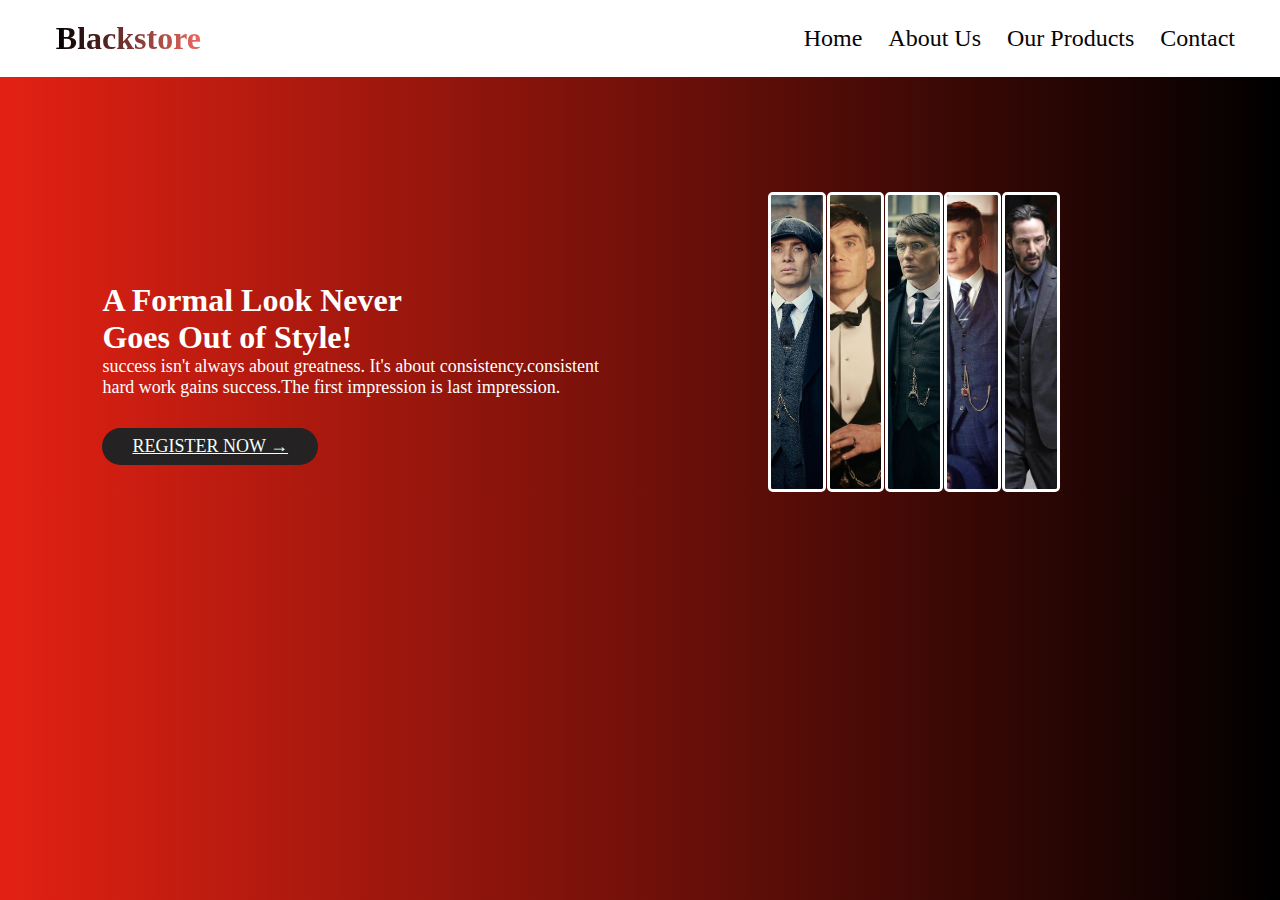
<file: index.html>
<!DOCTYPE html>
<html lang="en">

<head>
    <meta charset="UTF-8">
    <meta name="viewport" content="width=device-width, initial-scale=1.0">
    <title>Blackstore</title>
    <link rel="stylesheet" href="style.css">
</head>

<body>
    <header>
        <h2 class="logo">Blackstore</h2>
        <nav>
            <ul>

                <li><a href="index.html">Home</a></li>
                <li><a href="about.html">About Us</a></li>
                <li><a href="product.html">Our Products</a></li>
                <li><a href="contact.html">Contact </a></li>

            </ul>
        </nav>
    </header>
    <section id="home">
        <div class="row">
            <div class="col">
                <h1> A Formal Look Never <br>Goes Out of Style!</h1>
                <p>success isn't always about greatness. It's about
                    consistency.consistent<br> hard work gains success.The
                    first impression is last impression. </p>
                <a href="booking.html" class="btn">REGISTER NOW &#8594;</a>
            </div>
            <div class="col1">
                <img src="img/img1.png" alt="homeimg" class="active">
                <img src="img/img2.png" alt="homeimg">
                <img src="img/img3.png" alt="homeimg">
                <img src="img/img4.png" alt="homeimg">
                <img src="img/img5.png" alt="homeimg">
            
            </div>
            
            



        </div>
    </section>
</body>

</html>
</file>
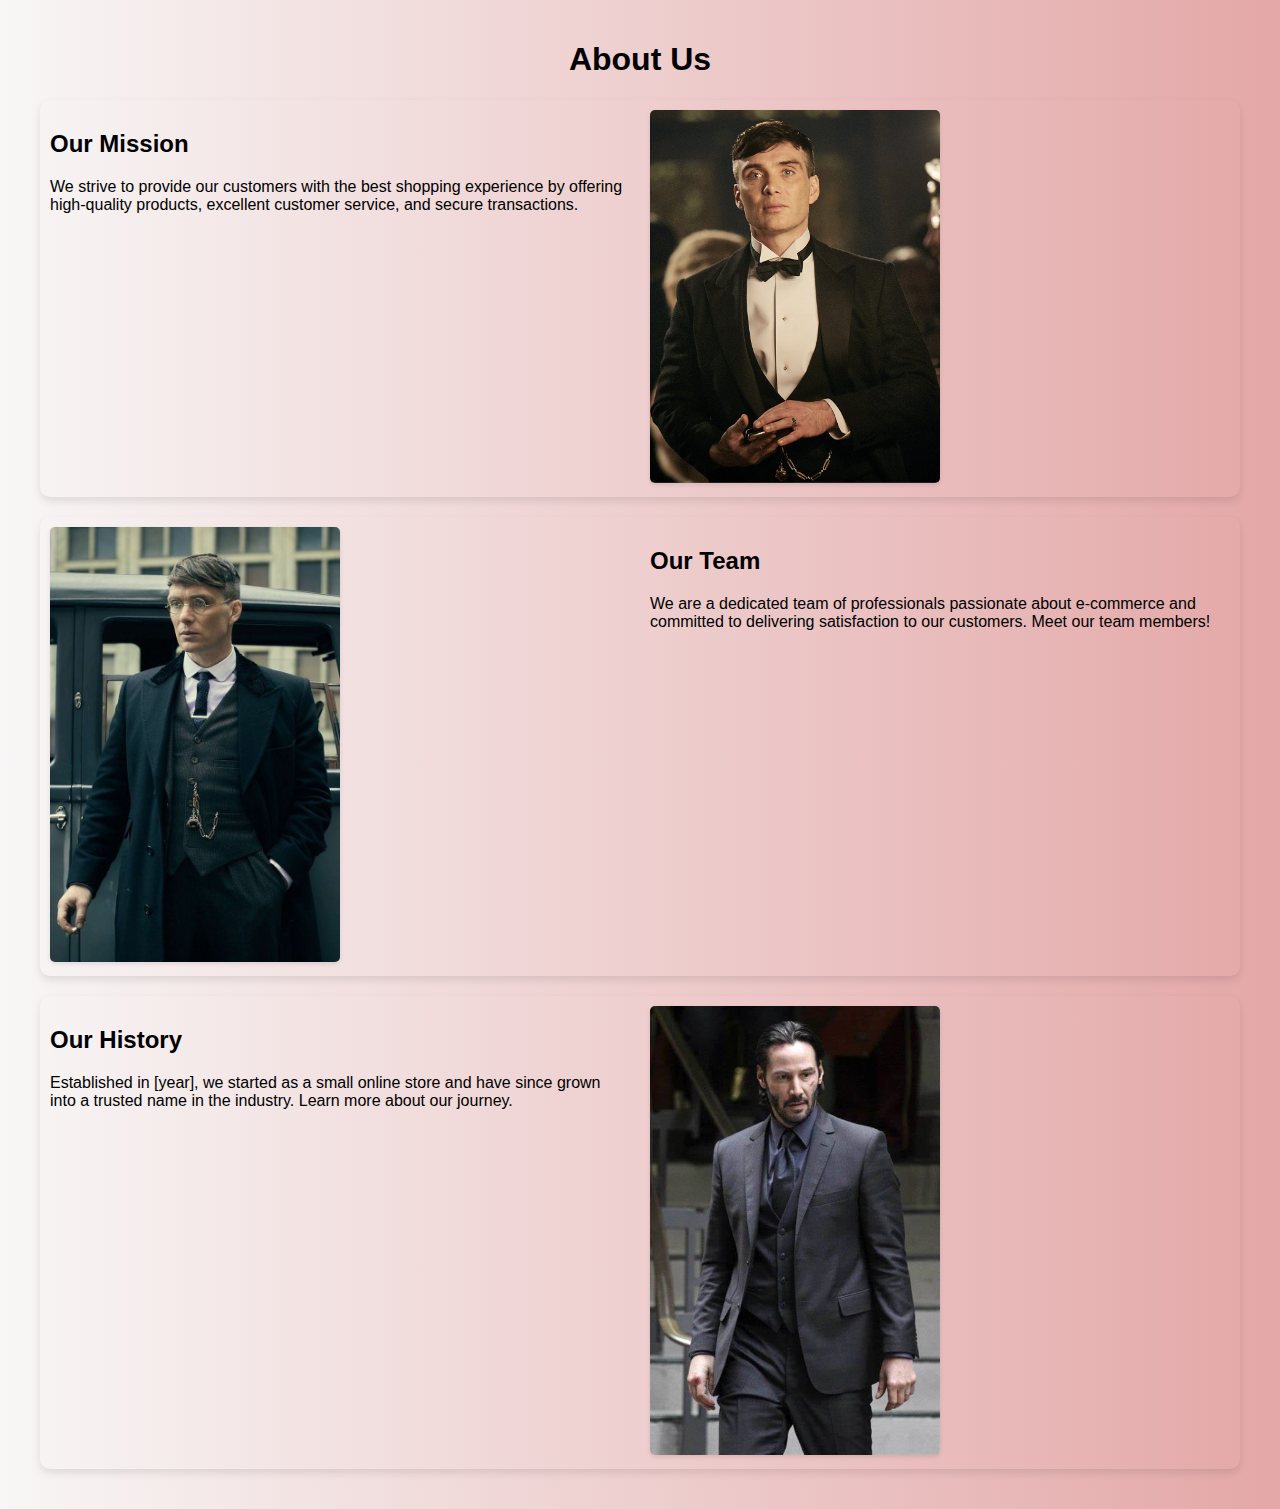
<file: about.html>
<!DOCTYPE html>
<html lang="en">
<head>
    <meta charset="UTF-8">
    <meta name="viewport" content="width=device-width, initial-scale=1.0">
    <title>About Us</title>
    <style>
        body {
            font-family: Arial, sans-serif;
            margin: 0;
            padding: 0;
            background: linear-gradient(to right, #f8f6f6, #e4a7a7);
        }
        .container {
            max-width: 1200px;
            margin: 0 auto;
            padding: 20px;
        }
        .row {
            display: flex;
            flex-wrap: wrap;
            margin: 20px 0;
            box-shadow: 0 4px 8px rgba(0, 0, 0, 0.1);
            border-radius: 10px;
            overflow: hidden;
        }
        .col {
            flex: 1;
            padding: 10px;
        }
        .col img {
            width: 50%; /* Set image width to 50% of column width */
            max-width: 100%;
            height: auto;
            box-shadow: 0 2px 4px rgba(0, 0, 0, 0.1);
            border-radius: 5px;
        }
    </style>
</head>
<body>
    <div class="container">
       <center> <h1>About Us</h1></center>
        <div class="row">
            <div class="col">
                <h2>Our Mission</h2>
                <p>We strive to provide our customers with the best shopping experience by offering high-quality products, excellent customer service, and secure transactions.</p>
            
            </div>
            <div class="col">
                <img src="img/img2.png" alt="Our Mission Image">
            </div>
        </div>
        <div class="row">
            <div class="col">
                <img src="img/img3.png" alt="Our Team Image">
            </div>
            <div class="col">
                <h2>Our Team</h2>
                <p>We are a dedicated team of professionals passionate about e-commerce and committed to delivering satisfaction to our customers. Meet our team members!</p>
            </div>
        </div>
        <div class="row">
            <div class="col">
                <h2>Our History</h2>
                <p>Established in [year], we started as a small online store and have since grown into a trusted name in the industry. Learn more about our journey.</p>
            </div>
            <div class="col">
                <img src="img/img5.png" alt="Our History Image">
            </div>
        </div>
    </div>
</body>
</html>
</file>
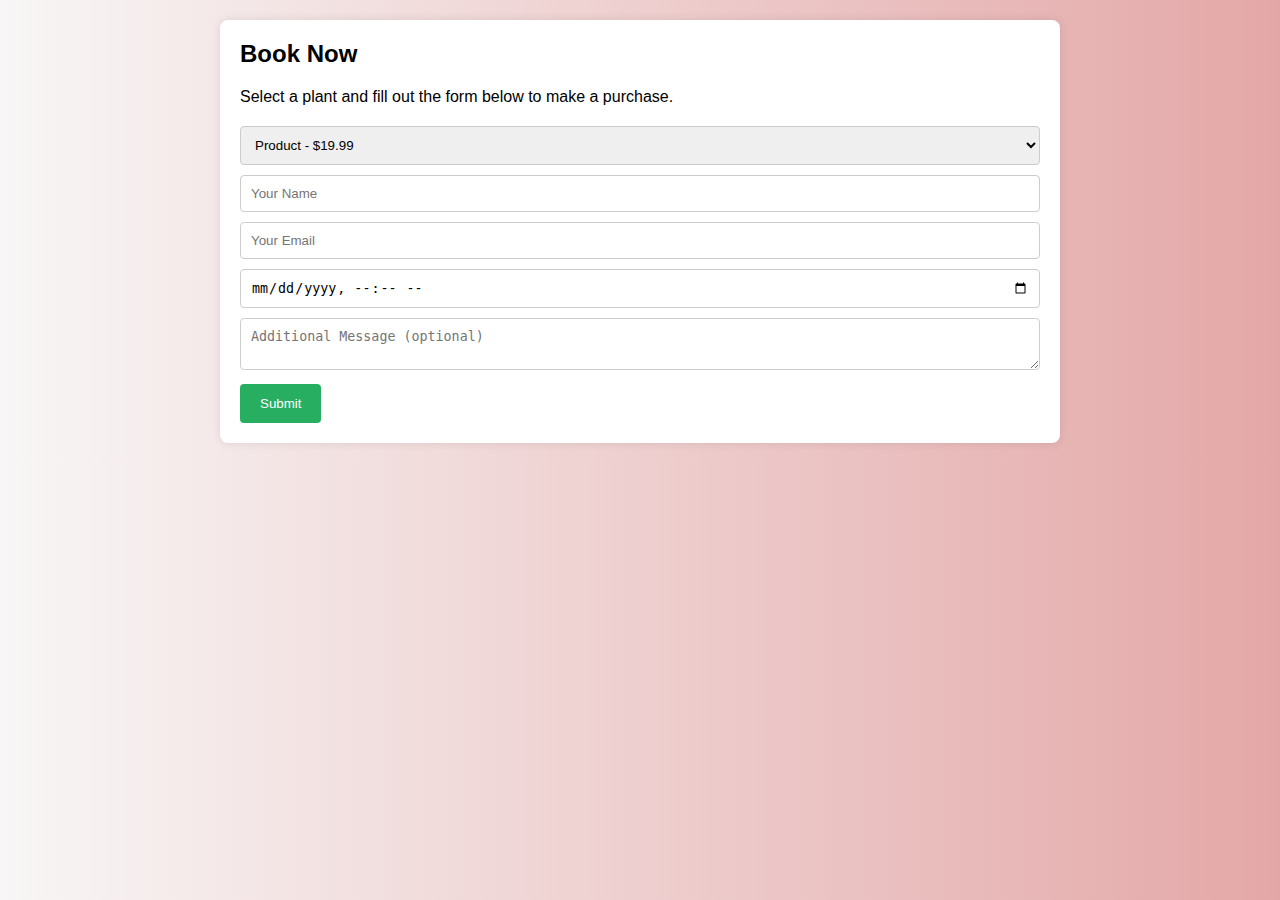
<file: booking.html>
<!DOCTYPE html>
<html lang="en">
<head>
    <meta charset="UTF-8">
    <meta name="viewport" content="width=device-width, initial-scale=1.0">
    <title>Book Now - Plant Nursery</title>
    <style>
        body {
            font-family: Arial, sans-serif;
            margin: 0;
            padding: 0;
            background: linear-gradient(to right, #f8f6f6, #e4a7a7);

        }
        .container {
            max-width: 800px;
            margin: 20px auto;
            background-color: #fff;
            padding: 20px;
            border-radius: 8px;
            box-shadow: 0 0 10px rgba(0, 0, 0, 0.1);
        }
        h2 {
            margin-top: 0;
        }
        form {
            margin-top: 20px;
        }
        input[type="text"],
        input[type="email"],
        input[type="datetime-local"],
        textarea {
            width: 100%;
            padding: 10px;
            margin-bottom: 10px;
            border-radius: 4px;
            border: 1px solid #ccc;
            box-sizing: border-box;
        }
        input[type="submit"] {
            background-color: #27ae60;
            color: #fff;
            border: none;
            padding: 12px 20px;
            border-radius: 4px;
            cursor: pointer;
        }
        input[type="submit"]:hover {
            background-color: #219653;
        }
        select {
            width: 100%;
            padding: 10px;
            border-radius: 4px;
            border: 1px solid #ccc;
            box-sizing: border-box;
            margin-bottom: 10px;
        }
    </style>
</head>
<body>
    <div class="container">
        <h2>Book Now</h2>
        <p>Select a plant and fill out the form below to make a purchase.</p>
        <form action="#" method="POST">
            <select name="plant">
                <option value="Product">Product - $19.99</option>
                <option value="Product">Product - $24.99</option>
                <option value="Product">Product - $29.99</option>
                <option value="Product">Product - $34.99</option>
                <!-- Add more options as needed -->
            </select>
            <input type="text" name="name" placeholder="Your Name" required>
            <input type="email" name="email" placeholder="Your Email" required>
            <input type="datetime-local" name="appointment_time" required>
            <textarea name="message" placeholder="Additional Message (optional)"></textarea>
            <input type="submit" value="Submit">
        </form>
    </div>
</body>
</html>
</file>
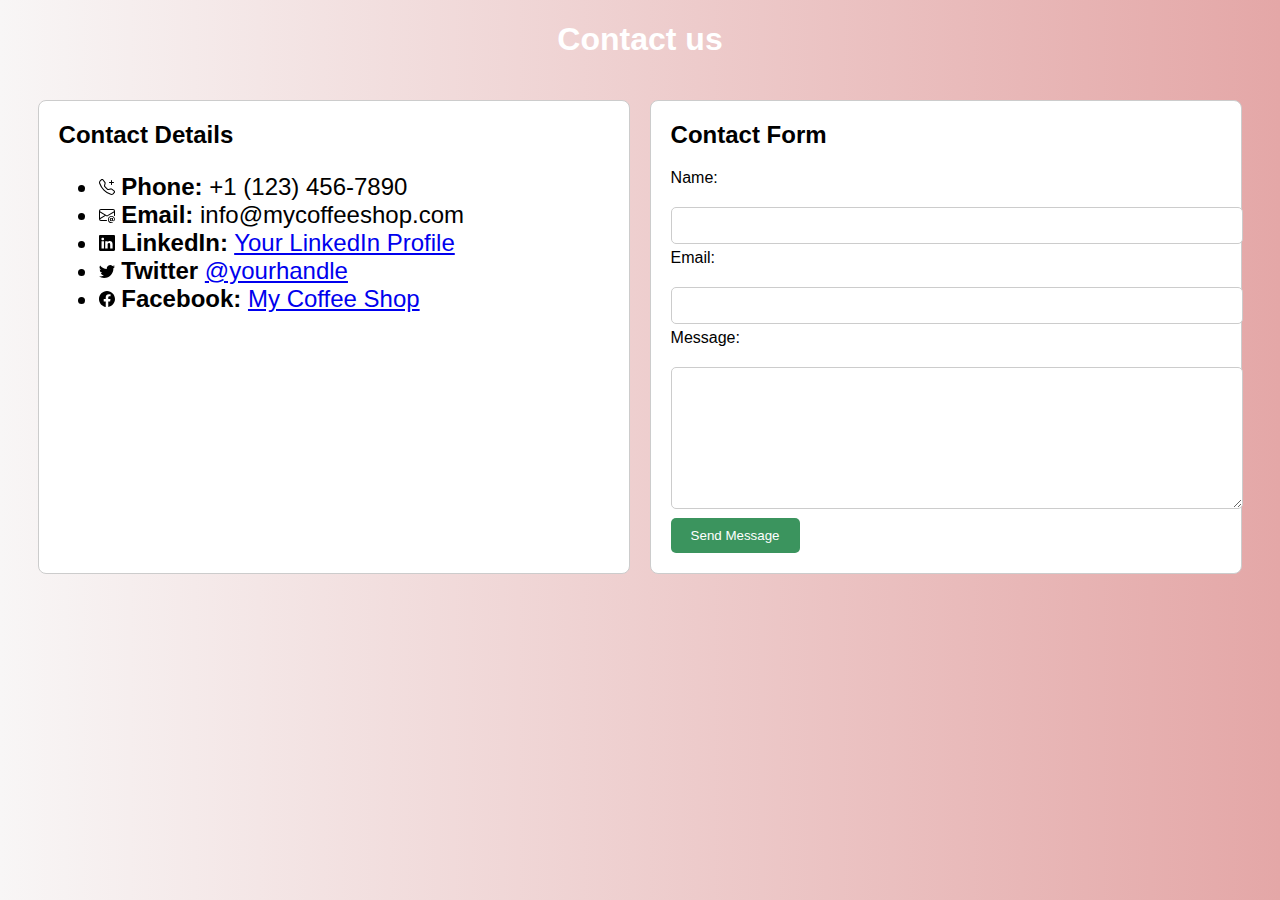
<file: contact.html>
<!DOCTYPE html>
<html lang="en">
<head>
    <meta charset="UTF-8">
    <meta name="viewport" content="width=device-width, initial-scale=1.0">
    <title>Contact Us</title>
    <style>
        /* Basic styling for the contact form */
        body {
            font-family: Arial, sans-serif;
            color: #fff;
            background: linear-gradient(to right, #f8f6f6, #e4a7a7);
        }

        main {
    display: flex;
    justify-content: space-around;
    padding: 20px;
    
}
 
    header{
        text-align: center;
    }
  

.contact-info, .contact-form {
    width: 45%;
    padding: 20px;
    border: 1px solid #ccc;
    border-radius: 8px;
    color: #000;
    background-color: #fff;
    
}
.contact-info{

    font-size: x-large;

}

.contact-info h1, .contact-form h2 {
    margin-top: 0;
    font-size: 24px;
    margin-bottom: 20px;
}

.contact-info p {
    margin: 10px 0;
}

.contact-form label {
    display: block;
    margin-bottom: 20px;
   
}

.contact-form input[type="text"],
.contact-form input[type="email"],
.contact-form textarea {
    width: 100%;
    padding: 10px;
    margin-bottom: 5px;
    border: 1px solid #ccc;
    border-radius: 5px;
    
}

.contact-form textarea {
    height: 120px;
    
}

.contact-form button {
    padding: 10px 20px;
    background-color: #3b945e;
    color: white;
    border: none;
    border-radius: 5px;
    cursor: pointer;
    transition: background-color 0.3s ease;
    
}

.contact-form button:hover {
    background-color: #368a56;
}
    </style>
</head>
<body>

    <header>
       <h1> Contact us</h1>
    </header>

    <main>
        
        <section class="contact-info">
            <h1>Contact Details</h1>
            <ul>
              <li><strong>
                  <svg xmlns="http://www.w3.org/2000/svg" width="16" height="16" fill="currentColor"
                    class="bi bi-telephone-plus" viewBox="0 0 16 16">
                    <path
                      d="M3.654 1.328a.678.678 0 0 0-1.015-.063L1.605 2.3c-.483.484-.661 1.169-.45 1.77a17.6 17.6 0 0 0 4.168 6.608 17.6 17.6 0 0 0 6.608 4.168c.601.211 1.286.033 1.77-.45l1.034-1.034a.678.678 0 0 0-.063-1.015l-2.307-1.794a.68.68 0 0 0-.58-.122l-2.19.547a1.75 1.75 0 0 1-1.657-.459L5.482 8.062a1.75 1.75 0 0 1-.46-1.657l.548-2.19a.68.68 0 0 0-.122-.58zM1.884.511a1.745 1.745 0 0 1 2.612.163L6.29 2.98c.329.423.445.974.315 1.494l-.547 2.19a.68.68 0 0 0 .178.643l2.457 2.457a.68.68 0 0 0 .644.178l2.189-.547a1.75 1.75 0 0 1 1.494.315l2.306 1.794c.829.645.905 1.87.163 2.611l-1.034 1.034c-.74.74-1.846 1.065-2.877.702a18.6 18.6 0 0 1-7.01-4.42 18.6 18.6 0 0 1-4.42-7.009c-.362-1.03-.037-2.137.703-2.877z" />
                    <path fill-rule="evenodd"
                      d="M12.5 1a.5.5 0 0 1 .5.5V3h1.5a.5.5 0 0 1 0 1H13v1.5a.5.5 0 0 1-1 0V4h-1.5a.5.5 0 0 1 0-1H12V1.5a.5.5 0 0 1 .5-.5" />
                  </svg>
                  Phone:</strong> +1 (123) 456-7890</li>
              <li><strong>
                  <svg xmlns="http://www.w3.org/2000/svg" width="16" height="16" fill="currentColor"
                    class="bi bi-envelope-at" viewBox="0 0 16 16">
                    <path
                      d="M2 2a2 2 0 0 0-2 2v8.01A2 2 0 0 0 2 14h5.5a.5.5 0 0 0 0-1H2a1 1 0 0 1-.966-.741l5.64-3.471L8 9.583l7-4.2V8.5a.5.5 0 0 0 1 0V4a2 2 0 0 0-2-2zm3.708 6.208L1 11.105V5.383zM1 4.217V4a1 1 0 0 1 1-1h12a1 1 0 0 1 1 1v.217l-7 4.2z" />
                    <path
                      d="M14.247 14.269c1.01 0 1.587-.857 1.587-2.025v-.21C15.834 10.43 14.64 9 12.52 9h-.035C10.42 9 9 10.36 9 12.432v.214C9 14.82 10.438 16 12.358 16h.044c.594 0 1.018-.074 1.237-.175v-.73c-.245.11-.673.18-1.18.18h-.044c-1.334 0-2.571-.788-2.571-2.655v-.157c0-1.657 1.058-2.724 2.64-2.724h.04c1.535 0 2.484 1.05 2.484 2.326v.118c0 .975-.324 1.39-.639 1.39-.232 0-.41-.148-.41-.42v-2.19h-.906v.569h-.03c-.084-.298-.368-.63-.954-.63-.778 0-1.259.555-1.259 1.4v.528c0 .892.49 1.434 1.26 1.434.471 0 .896-.227 1.014-.643h.043c.118.42.617.648 1.12.648m-2.453-1.588v-.227c0-.546.227-.791.573-.791.297 0 .572.192.572.708v.367c0 .573-.253.744-.564.744-.354 0-.581-.215-.581-.8Z" />
                  </svg>
                  Email:</strong> info@mycoffeeshop.com</li>
              <li><strong>
                  <svg xmlns="http://www.w3.org/2000/svg" width="16" height="16" fill="currentColor"
                    class="bi bi-linkedin" viewBox="0 0 16 16">
                    <path
                      d="M0 1.146C0 .513.526 0 1.175 0h13.65C15.474 0 16 .513 16 1.146v13.708c0 .633-.526 1.146-1.175 1.146H1.175C.526 16 0 15.487 0 14.854zm4.943 12.248V6.169H2.542v7.225zm-1.2-8.212c.837 0 1.358-.554 1.358-1.248-.015-.709-.52-1.248-1.342-1.248S2.4 3.226 2.4 3.934c0 .694.521 1.248 1.327 1.248zm4.908 8.212V9.359c0-.216.016-.432.08-.586.173-.431.568-.878 1.232-.878.869 0 1.216.662 1.216 1.634v3.865h2.401V9.25c0-2.22-1.184-3.252-2.764-3.252-1.274 0-1.845.7-2.165 1.193v.025h-.016l.016-.025V6.169h-2.4c.03.678 0 7.225 0 7.225z" />
                  </svg>
                  LinkedIn:</strong> <a href="https://www.linkedin.com/in/your-profile">Your LinkedIn Profile</a></li>
              <li><strong>
                  <svg xmlns="http://www.w3.org/2000/svg" width="16" height="16" fill="currentColor" class="bi bi-twitter"
                    viewBox="0 0 16 16">
                    <path
                      d="M5.026 15c6.038 0 9.341-5.003 9.341-9.334q.002-.211-.006-.422A6.7 6.7 0 0 0 16 3.542a6.7 6.7 0 0 1-1.889.518 3.3 3.3 0 0 0 1.447-1.817 6.5 6.5 0 0 1-2.087.793A3.286 3.286 0 0 0 7.875 6.03a9.32 9.32 0 0 1-6.767-3.429 3.29 3.29 0 0 0 1.018 4.382A3.3 3.3 0 0 1 .64 6.575v.045a3.29 3.29 0 0 0 2.632 3.218 3.2 3.2 0 0 1-.865.115 3 3 0 0 1-.614-.057 3.28 3.28 0 0 0 3.067 2.277A6.6 6.6 0 0 1 .78 13.58a6 6 0 0 1-.78-.045A9.34 9.34 0 0 0 5.026 15" />
                  </svg>
                  Twitter</strong> <a href="https://twitter.com/yourhandle">@yourhandle</a></li>
              <li><strong>
                  <svg xmlns="http://www.w3.org/2000/svg" width="16" height="16" fill="currentColor"
                    class="bi bi-facebook" viewBox="0 0 16 16">
                    <path
                      d="M16 8.049c0-4.446-3.582-8.05-8-8.05C3.58 0-.002 3.603-.002 8.05c0 4.017 2.926 7.347 6.75 7.951v-5.625h-2.03V8.05H6.75V6.275c0-2.017 1.195-3.131 3.022-3.131.876 0 1.791.157 1.791.157v1.98h-1.009c-.993 0-1.303.621-1.303 1.258v1.51h2.218l-.354 2.326H9.25V16c3.824-.604 6.75-3.934 6.75-7.951" />
                  </svg>
                  Facebook:</strong> <a href="https://www.facebook.com/mycoffeeshop">My Coffee Shop</a></li>
            </ul>
          </div>

         
        </div>

        </section>
    <section class="contact-form">
        <h2>Contact Form</h2>
        <form action="#" method="POST">
            <label for="name">Name:</label>
            <input type="text" id="name" name="name" required>

            <label for="email">Email:</label>
            <input type="email" id="email" name="email" required>

            <label for="message">Message:</label>
            <textarea id="message" name="message" required></textarea>

            <button type="submit">Send Message</button>
        </form>
    </section>
    </main>
</body>
</html>
</file>
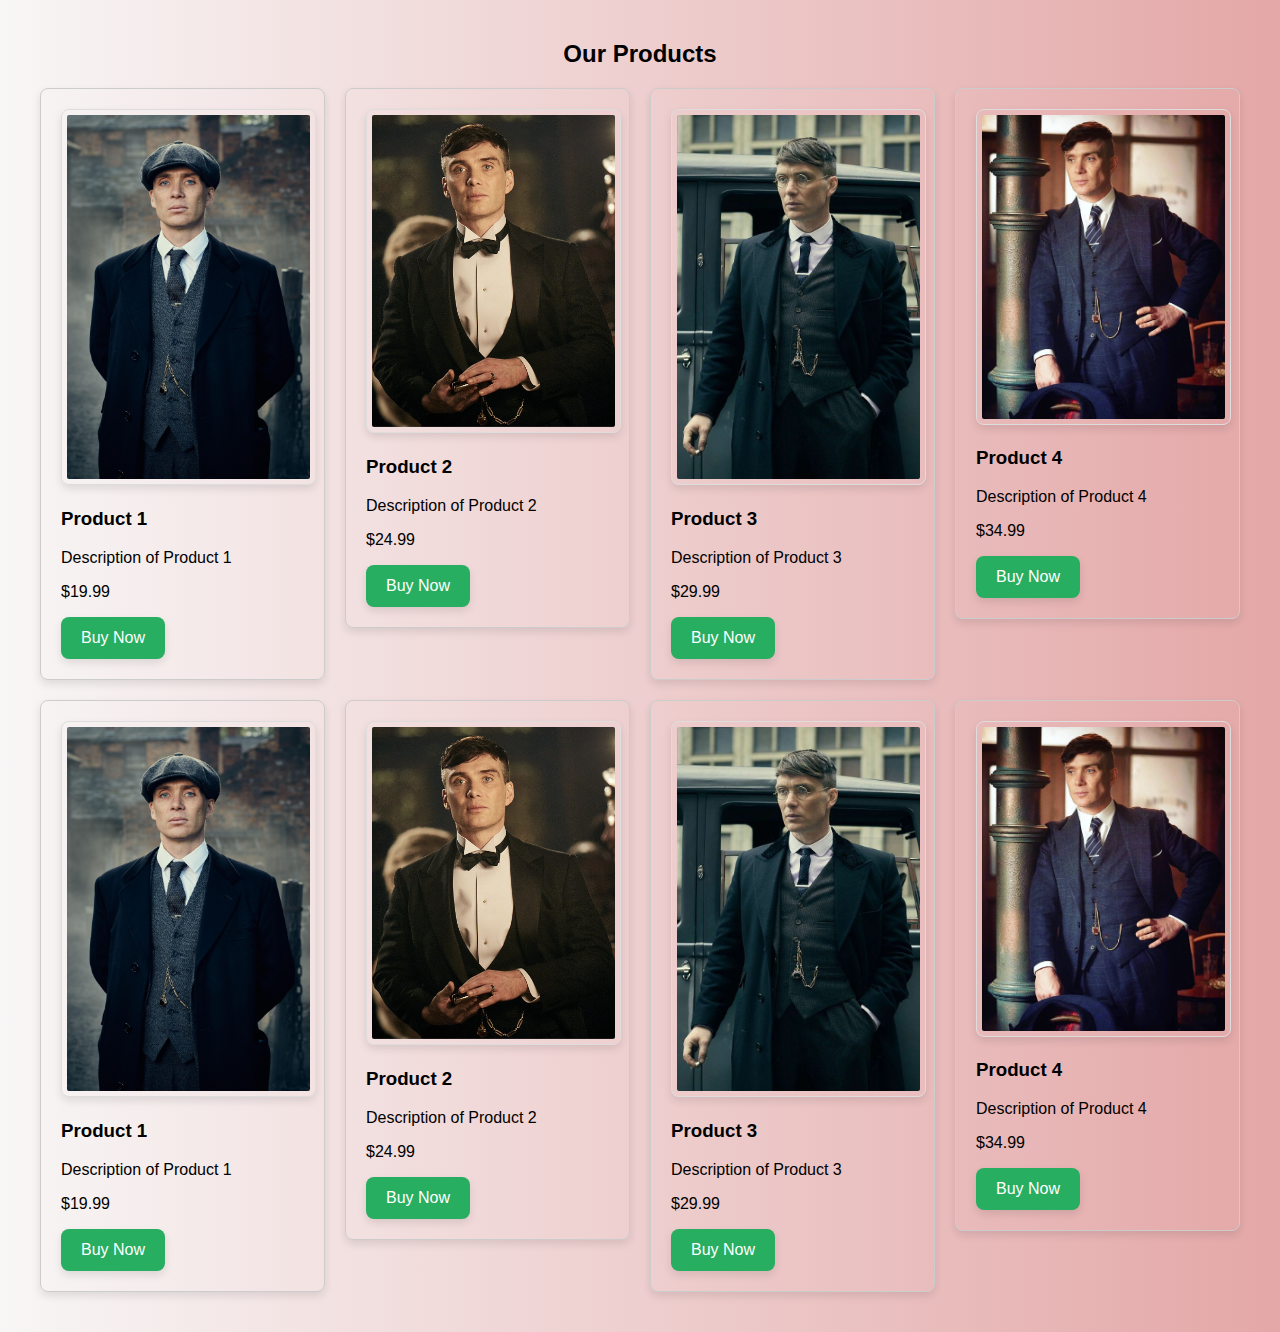
<file: product.html>
<!DOCTYPE html>
<html lang="en">
<head>
<meta charset="UTF-8">
<meta name="viewport" content="width=device-width, initial-scale=1.0">
<title>Product Page</title>
<style>
  body {
    font-family: Arial, sans-serif;
    margin: 0;
    padding: 0;
    background: linear-gradient(to right, #f8f6f6, #e4a7a7);
  }
  
  .container {
    max-width: 1200px;
    margin: 0 auto;
    padding: 20px;
  }
  
  .row {
    display: flex;
    flex-wrap: wrap;
    margin: 0 -10px;
  }
  
  .col {
    flex: 25%;
    padding: 0 10px;
    box-sizing: border-box;
  }
  
  .product-box {
    border: 1px solid #ccc;
    border-radius: 8px;
    padding: 20px;
    margin-bottom: 20px;
    box-shadow: 0 4px 8px rgba(0, 0, 0, 0.1);
  }
  
  .product-img {
    width: 100%;
    border: 1px solid #ddd;
    border-radius: 8px;
    padding: 5px;
    box-shadow: 0 4px 8px rgba(0, 0, 0, 0.1);
  }
  .buy-now-btn {
            background-color: #27ae60;
            color: #fff;
            border: none;
            padding: 12px 20px;
            border-radius: 8px;
            cursor: pointer;
            text-decoration: none;
            display: inline-block;
            box-shadow: 0 4px 8px rgba(0, 0, 0, 0.1);
            transition: background-color 0.3s;
        }
        .buy-now-btn:hover {
            background-color: #219653;
        }

</style>
</head>
<body>
<div class="container">
  <center><h2>Our Products</h2></center>
  <div class="row">
    <div class="col">
      <div class="product-box">
        <img src="img/img1.png" alt="Product 1" class="product-img">
        <h3>Product 1</h3>
        <p>Description of Product 1</p>
        <p>$19.99</p>
        <a href="booking.html" class="buy-now-btn">Buy Now</a>
        
      </div>
    </div>
    <div class="col">
      <div class="product-box">
        <img src="img/img2.png" alt="Product 2" class="product-img">
        <h3>Product 2</h3>
        <p>Description of Product 2</p>
        <p>$24.99</p>
        <a href="booking.html" class="buy-now-btn">Buy Now</a>
      </div>
    </div>
    <div class="col">
      <div class="product-box">
        <img src="img/img3.png" alt="Product 3" class="product-img">
        <h3>Product 3</h3>
        <p>Description of Product 3</p>
        <p>$29.99</p>
        <a href="booking.html" class="buy-now-btn">Buy Now</a>
      </div>
    </div>
    <div class="col">
      <div class="product-box">
        <img src="img/img4.png" alt="Product 4" class="product-img">
        <h3>Product 4</h3>
        <p>Description of Product 4</p>
        <p>$34.99</p>
        <a href="booking.html" class="buy-now-btn">Buy Now</a>
      </div>
    </div>
    <div class="col">
        <div class="product-box">
          <img src="img/img1.png" alt="Product 1" class="product-img">
          <h3>Product 1</h3>
          <p>Description of Product 1</p>
          <p>$19.99</p>
          <a href="booking.html" class="buy-now-btn">Buy Now</a>
        </div>
      </div>
      <div class="col">
        <div class="product-box">
          <img src="img/img2.png" alt="Product 2" class="product-img">
          <h3>Product 2</h3>
          <p>Description of Product 2</p>
          <p>$24.99</p>
          <a href="booking.html" class="buy-now-btn">Buy Now</a>
        </div>
      </div>
      <div class="col">
        <div class="product-box">
          <img src="img/img3.png" alt="Product 3" class="product-img">
          <h3>Product 3</h3>
          <p>Description of Product 3</p>
          <p>$29.99</p>
          <a href="booking.html" class="buy-now-btn">Buy Now</a>
        </div>
      </div>
      <div class="col">
        <div class="product-box">
          <img src="img/img4.png" alt="Product 4" class="product-img">
          <h3>Product 4</h3>
          <p>Description of Product 4</p>
          <p>$34.99</p>
          <a href="booking.html" class="buy-now-btn">Buy Now</a>
        </div>
      </div>
    <!-- Add more columns here -->
  </div>
</div>
</body>
</html>
</file>
<file: style.css>
*{
    padding: 0;
    margin: 0;
    box-sizing: border-box;
}
body {
    
    margin: 0;
    padding: 0;
    background: linear-gradient(to right, #e32113, #000);
}
.logo{
    margin-left: 4%;
    font-size: 2rem;
    background: linear-gradient(to right, #000, #ec6960);
    -webkit-background-clip: text; /* For Safari */
    background-clip: text;
    color: transparent;
    

  

}

@keyframes newanime {
    from{
        background-position:0% 80% ;

    }
    to{
        background-position: 100% 50%;
    }
    
}

header {
    position: fixed;
    top: 0;
    left: 0;
    width: 100%;
    
    background-color: #fff;
    padding: 5px;
    display: flex;
    justify-content: space-between;
    align-items: center;
    z-index: 1000;
    font-size: x-large;
}

nav ul {
    list-style-type: none;
    padding: 20px;
}

nav ul li {
    display: inline;
    margin-right: 20px;
    
}

nav ul li a {
    color: #050505;
    text-decoration: none;
    font-size: x-large;
}

nav ul li a:hover{
    color:#db2215;
    font-style:initial;
}



.row{
    color:#fff;
    display: flex;
    justify-content: space-between;
    margin-top: 15%;
   
  
}

.col{
  
   font-size: large;
   margin-left: 8%;
   margin-top: 7%;
  


}

.col h1{

font-size: xx-large;
}

.btn{
    display: inline-block;
    background: rgb(36, 34, 34);
    color: azure;
    padding: 8px 30px;
    margin: 30px 0;
    border-radius: 30px;
}

.col1 {
    margin-right: 10%;
    display: flex;
    width: 30%;
    height: 250px;
    gap: 1px;
    
}

.col1 img {
    width: 15%;
    height: 300px;
    aspect-ratio: 1/1;
    object-fit: cover;
    border-radius: 5px;
    border: solid white;
    transition: all ease 0.5s;
}

.col1 img:hover{
    width: 50%; 
    scale: 1.1;
}
</file>
